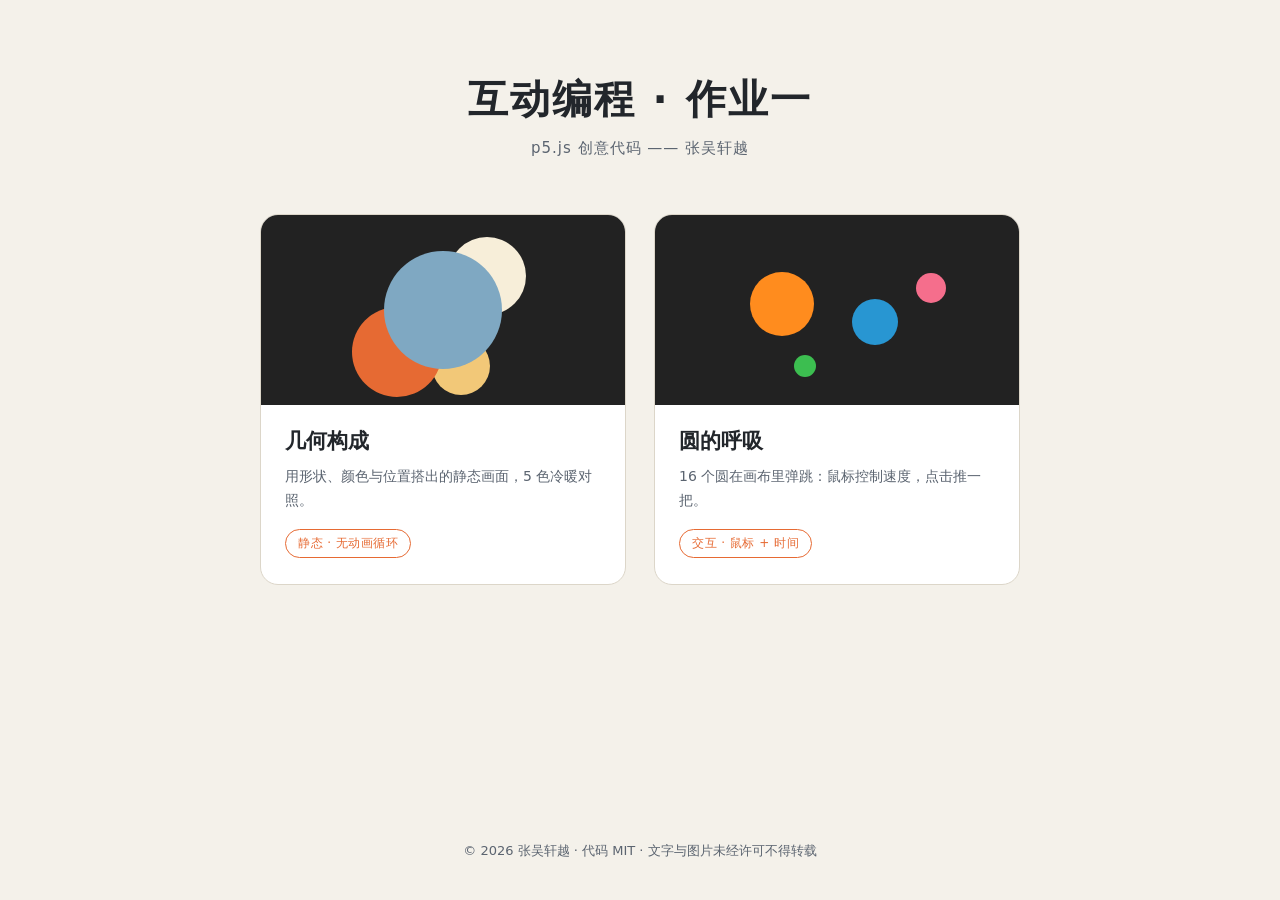
<file: index.html>
<!DOCTYPE html>
<html lang="zh-CN">
<head>
  <meta charset="UTF-8">
  <meta name="viewport" content="width=device-width, initial-scale=1.0">
  <title>p5.js 作品集 · 张吴轩越</title>
  <link rel="stylesheet" href="css/style.css">
</head>
<body class="index-page">
  <header class="site-header">
    <h1>互动编程 · 作业一</h1>
    <p class="subtitle">p5.js 创意代码 —— 张吴轩越</p>
  </header>

  <main class="card-grid">
    <a class="work-card" href="static.html">
      <div class="work-card__preview" id="preview-static"></div>
      <div class="work-card__body">
        <h2>几何构成</h2>
        <p>用形状、颜色与位置搭出的静态画面，5 色冷暖对照。</p>
        <span class="work-card__tag">静态 · 无动画循环</span>
      </div>
    </a>

    <a class="work-card" href="dynamic.html">
      <div class="work-card__preview" id="preview-dynamic"></div>
      <div class="work-card__body">
        <h2>圆的呼吸</h2>
        <p>16 个圆在画布里弹跳：鼠标控制速度，点击推一把。</p>
        <span class="work-card__tag">交互 · 鼠标 + 时间</span>
      </div>
    </a>
  </main>

  <footer class="site-footer">
    <p>© 2026 张吴轩越 · 代码 MIT · 文字与图片未经许可不得转载</p>
  </footer>
</body>
</html>
</file>
<file: css/style.css>
/* ============================================================
   互动编程 · 作业一 公共样式
   ============================================================ */

:root {
  --ink: #22262b;
  --ink-soft: #5b6470;
  --paper: #f4f1ea;
  --line: #dcd6c9;
  --accent: #e66a33;
}

* { margin: 0; padding: 0; box-sizing: border-box; }

html, body {
  font-family: "PingFang SC", "Microsoft YaHei", "Hiragino Sans GB", system-ui, sans-serif;
  color: var(--ink);
  background: var(--paper);
  -webkit-font-smoothing: antialiased;
}

a { color: inherit; text-decoration: none; }

/* ---------- 首页 ---------- */
.index-page {
  min-height: 100vh;
  display: flex;
  flex-direction: column;
  align-items: center;
  padding: 72px 24px 40px;
}

.site-header { text-align: center; margin-bottom: 56px; }

.site-header h1 {
  font-size: 40px;
  font-weight: 800;
  letter-spacing: 2px;
}

.subtitle {
  margin-top: 12px;
  font-size: 15px;
  color: var(--ink-soft);
  letter-spacing: 1px;
}

.card-grid {
  display: grid;
  grid-template-columns: repeat(2, minmax(0, 1fr));
  gap: 28px;
  width: 100%;
  max-width: 760px;
}

.work-card {
  display: flex;
  flex-direction: column;
  background: #fff;
  border: 1px solid var(--line);
  border-radius: 18px;
  overflow: hidden;
  transition: transform .22s ease, box-shadow .22s ease;
}

.work-card:hover {
  transform: translateY(-6px);
  box-shadow: 0 18px 36px rgba(34, 38, 43, .14);
}

/* 卡片预览：用纯 CSS 画一块示意图形，不额外加载图片 */
.work-card__preview {
  height: 190px;
  background: #222222;
  position: relative;
  overflow: hidden;
}

#preview-static::before {
  content: "";
  position: absolute;
  left: 50%; top: 50%;
  width: 118px; height: 118px;
  margin: -59px 0 0 -59px;
  border-radius: 50%;
  background: #7fa8c2;
  box-shadow: 44px -34px 0 -20px #f7eed9, -46px 42px 0 -14px #e66a33, 18px 56px 0 -30px #f2c878;
}

#preview-dynamic::before,
#preview-dynamic::after {
  content: "";
  position: absolute;
  border-radius: 50%;
}

#preview-dynamic::before {
  left: 26%; top: 30%;
  width: 64px; height: 64px;
  background: #ff8c1e;
}

#preview-dynamic::after {
  left: 54%; top: 44%;
  width: 46px; height: 46px;
  background: #2896d2;
  box-shadow: -70px 44px 0 -12px #3cbe50, 56px -34px 0 -8px #f56e8c;
}

.work-card__body { padding: 22px 24px 26px; }

.work-card__body h2 {
  font-size: 21px;
  font-weight: 700;
  margin-bottom: 10px;
}

.work-card__body p {
  font-size: 14px;
  line-height: 1.7;
  color: var(--ink-soft);
  min-height: 48px;
}

.work-card__tag {
  display: inline-block;
  margin-top: 16px;
  padding: 5px 12px;
  font-size: 12px;
  letter-spacing: .5px;
  color: var(--accent);
  border: 1px solid var(--accent);
  border-radius: 999px;
}

.site-footer {
  margin-top: auto;
  padding-top: 56px;
  font-size: 13px;
  color: var(--ink-soft);
}

/* ---------- 作品页 ---------- */
.work-page {
  min-height: 100vh;
  display: flex;
  flex-direction: column;
  align-items: center;
  padding: 28px 20px 40px;
}

.work-nav {
  width: 100%;
  max-width: 760px;
  display: flex;
  align-items: center;
  justify-content: space-between;
  font-size: 14px;
  margin-bottom: 22px;
}

.work-nav a {
  color: var(--ink-soft);
  transition: color .18s ease;
}

.work-nav a:hover { color: var(--accent); }

.work-nav__title { font-weight: 700; letter-spacing: 1px; }

.stage {
  display: flex;
  justify-content: center;
  align-items: center;
}

/* 关键：让 canvas 始终在容器内，不撑出滚动条 */
#sketch-holder {
  line-height: 0;
  border-radius: 20px;
  overflow: hidden;
  box-shadow: 0 22px 50px rgba(34, 38, 43, .2);
}

#sketch-holder canvas {
  display: block;
  max-width: 100%;
  height: auto;
}

.work-caption {
  margin-top: 22px;
  font-size: 13px;
  color: var(--ink-soft);
  text-align: center;
  line-height: 1.8;
  max-width: 480px;
}

/* ---------- 手机 ---------- */
@media (max-width: 620px) {
  .index-page { padding: 44px 18px 32px; }
  .site-header h1 { font-size: 28px; }
  .card-grid { grid-template-columns: 1fr; gap: 20px; }
  .work-card__preview { height: 150px; }
}
</file>
